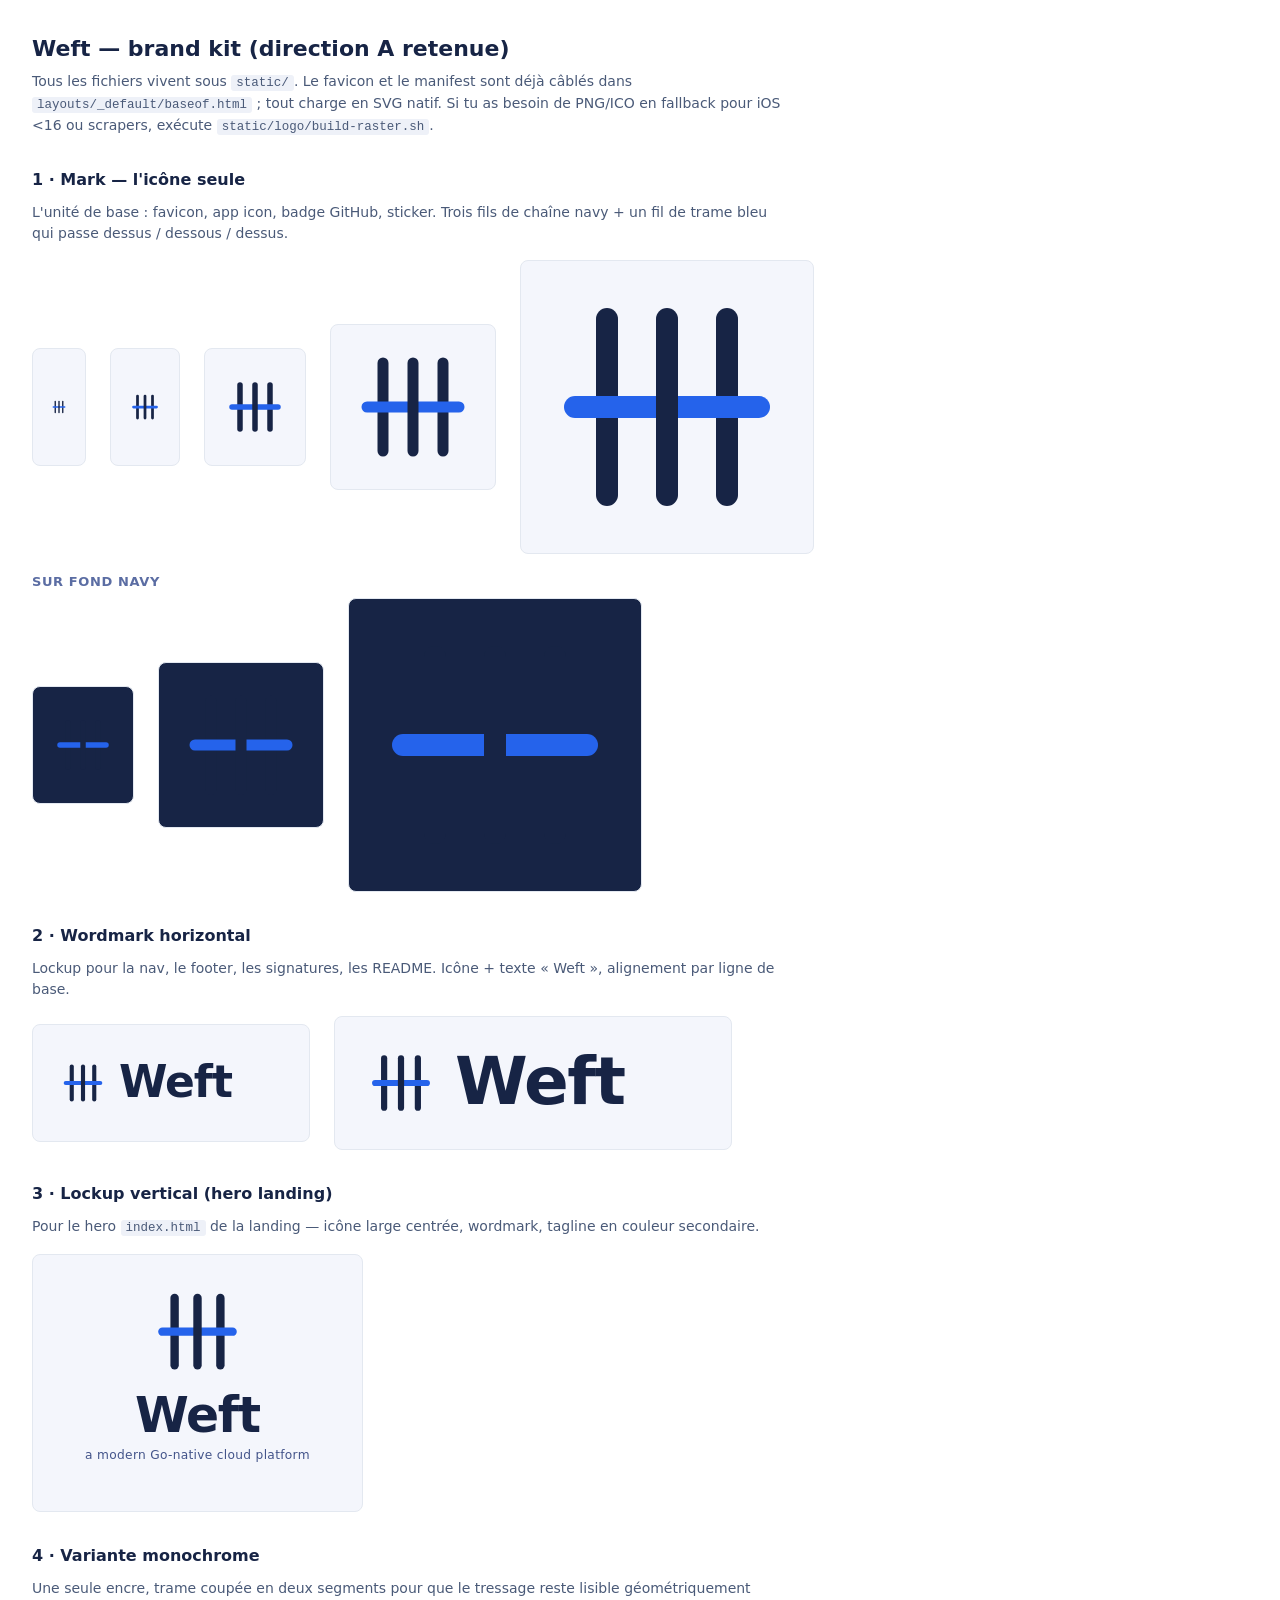
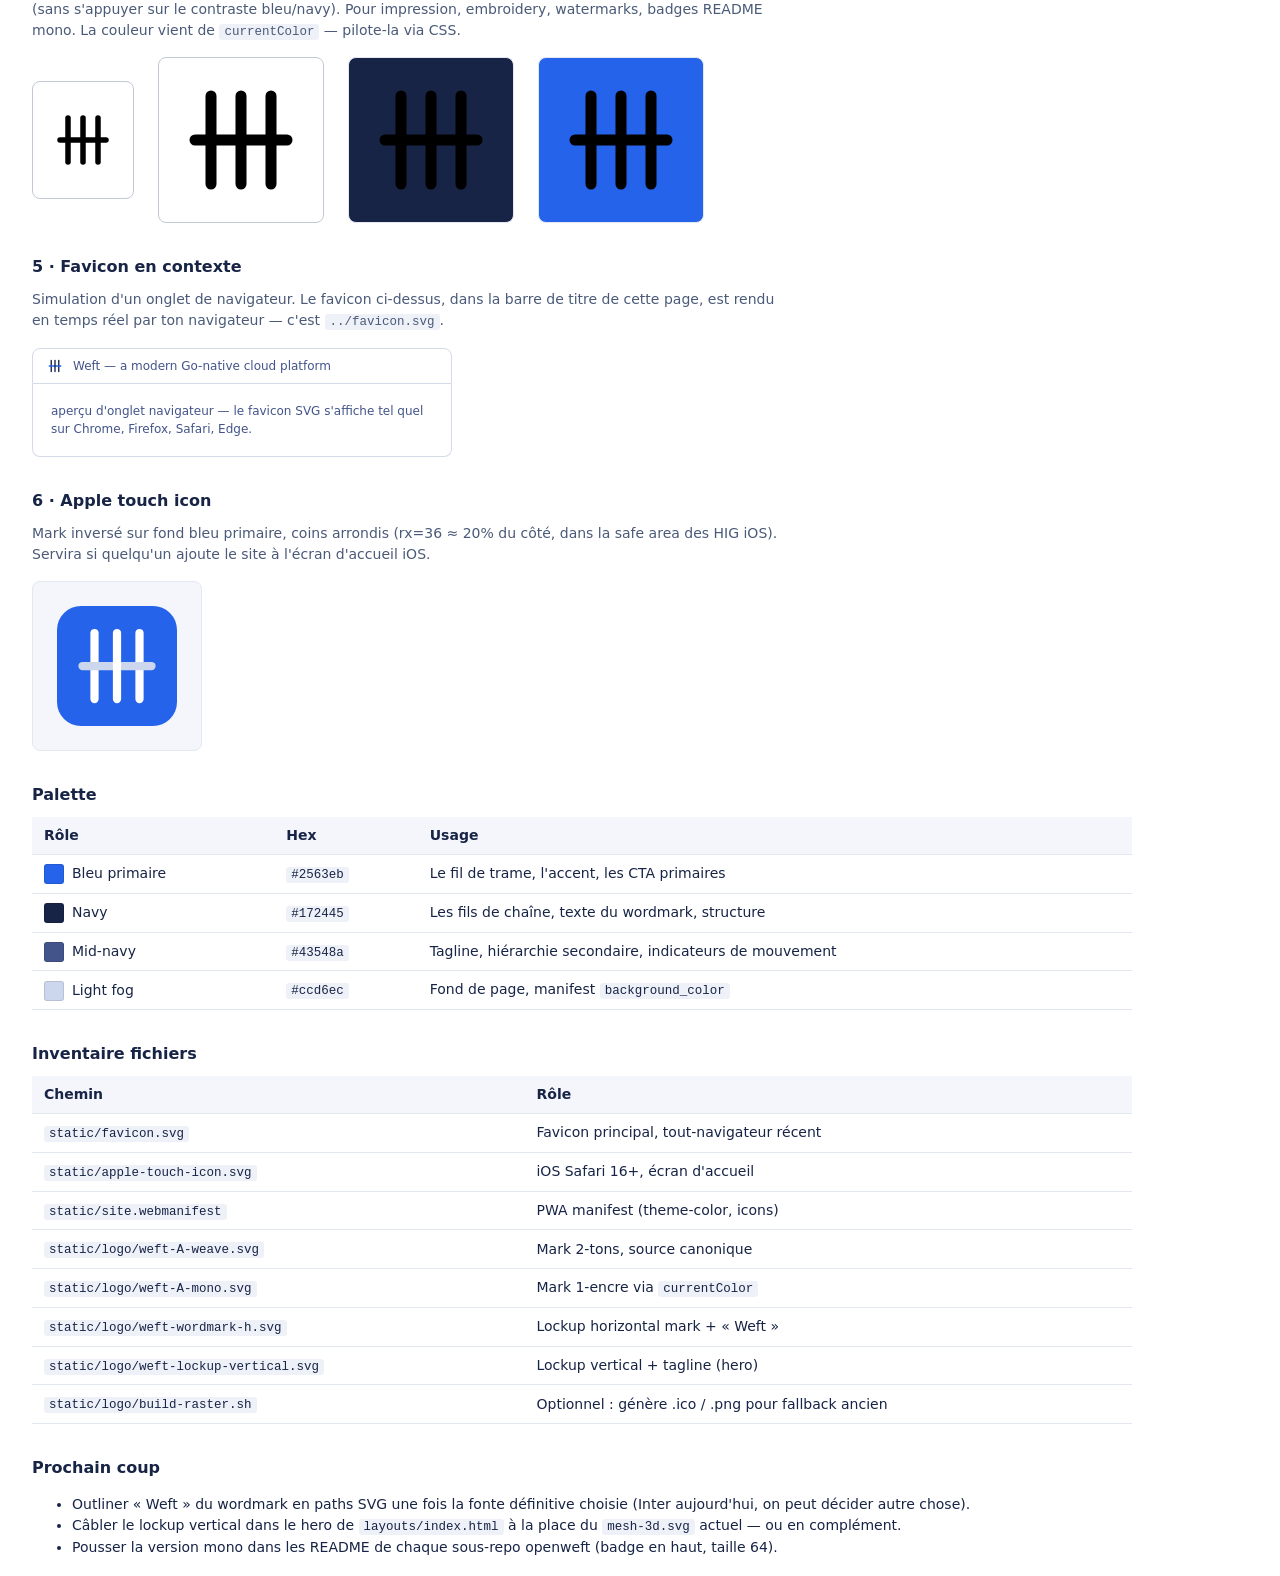
<file: static/logo/index.html>
<!doctype html>
<html lang="fr">
<head>
  <meta charset="utf-8">
  <title>Weft — brand kit</title>
  <link rel="icon" type="image/svg+xml" href="../favicon.svg">
  <style>
    :root { color-scheme: light dark; }
    body  { font: 14px/1.5 -apple-system, ui-sans-serif, system-ui, sans-serif;
            margin: 32px; max-width: 1100px; color: #172445; }
    h1    { font-size: 22px; margin: 0 0 4px; }
    h2    { font-size: 16px; margin: 32px 0 10px; }
    h3    { font-size: 13px; margin: 18px 0 6px; text-transform: uppercase;
            letter-spacing: 0.6px; color: #5b6da3; }
    p     { margin: 6px 0 16px; color: #4a5a78; max-width: 760px; }
    code  { background: #eef1f8; padding: 1px 5px; border-radius: 3px; font-size: 12.5px; }
    .grid { display: grid; gap: 16px; }
    .row  { display: flex; gap: 24px; align-items: center; flex-wrap: wrap; }
    .card { background: #f4f6fc; border: 1px solid #e3e8f0; border-radius: 8px;
            padding: 18px; display: inline-flex; align-items: center;
            justify-content: center; min-height: 80px; }
    .card.dark { background: #172445; }
    .card.print { background: #fff; border-color: #c2c8d6; }
    .size16  img { width: 16px; height: 16px; }
    .size32  img { width: 32px; height: 32px; }
    .size64  img { width: 64px; height: 64px; }
    .size128 img { width: 128px; height: 128px; }
    .size256 img { width: 256px; height: 256px; }
    .wmark   img { height: 64px; }
    .wmark-big img { height: 96px; }
    .lockup  img { height: 220px; }
    .ctx-tab { display: flex; align-items: center; gap: 10px;
               background: #fff; border: 1px solid #d4dae8; border-radius: 8px 8px 0 0;
               padding: 8px 14px; font-size: 12px; color: #43548a; }
    .ctx-tab img { width: 16px; height: 16px; }
    .ctx-content { background: #fff; border: 1px solid #d4dae8; border-top: 0;
                   border-radius: 0 0 8px 8px; padding: 18px;
                   color: #43548a; font-size: 12px; }
    table { border-collapse: collapse; width: 100%; }
    th, td { text-align: left; padding: 8px 12px; border-bottom: 1px solid #e3e8f0; }
    th { background: #f4f6fc; font-weight: 600; }
    .swatch { display: inline-block; width: 18px; height: 18px; border-radius: 3px;
              vertical-align: middle; margin-right: 8px; border: 1px solid rgba(0,0,0,0.1); }
  </style>
</head>
<body>
  <h1>Weft — brand kit (direction A retenue)</h1>
  <p>Tous les fichiers vivent sous <code>static/</code>. Le favicon et le manifest sont déjà câblés dans <code>layouts/_default/baseof.html</code> ; tout charge en SVG natif. Si tu as besoin de PNG/ICO en fallback pour iOS &lt;16 ou scrapers, exécute <code>static/logo/build-raster.sh</code>.</p>

  <h2>1 · Mark — l'icône seule</h2>
  <p>L'unité de base : favicon, app icon, badge GitHub, sticker. Trois fils de chaîne navy + un fil de trame bleu qui passe dessus / dessous / dessus.</p>
  <div class="row">
    <div class="card size16"><img src="weft-A-weave.svg" alt=""></div>
    <div class="card size32"><img src="weft-A-weave.svg" alt=""></div>
    <div class="card size64"><img src="weft-A-weave.svg" alt=""></div>
    <div class="card size128"><img src="weft-A-weave.svg" alt=""></div>
    <div class="card size256"><img src="weft-A-weave.svg" alt=""></div>
  </div>
  <h3>Sur fond navy</h3>
  <div class="row">
    <div class="card dark size64"><img src="weft-A-weave.svg" alt=""></div>
    <div class="card dark size128"><img src="weft-A-weave.svg" alt=""></div>
    <div class="card dark size256"><img src="weft-A-weave.svg" alt=""></div>
  </div>

  <h2>2 · Wordmark horizontal</h2>
  <p>Lockup pour la nav, le footer, les signatures, les README. Icône + texte « Weft », alignement par ligne de base.</p>
  <div class="row">
    <div class="card wmark"><img src="weft-wordmark-h.svg" alt="Weft"></div>
    <div class="card wmark-big"><img src="weft-wordmark-h.svg" alt="Weft"></div>
  </div>

  <h2>3 · Lockup vertical (hero landing)</h2>
  <p>Pour le hero <code>index.html</code> de la landing — icône large centrée, wordmark, tagline en couleur secondaire.</p>
  <div class="row">
    <div class="card lockup"><img src="weft-lockup-vertical.svg" alt="Weft — a modern Go-native cloud platform"></div>
  </div>

  <h2>4 · Variante monochrome</h2>
  <p>Une seule encre, trame coupée en deux segments pour que le tressage reste lisible géométriquement (sans s'appuyer sur le contraste bleu/navy). Pour impression, embroidery, watermarks, badges README mono. La couleur vient de <code>currentColor</code> — pilote-la via CSS.</p>
  <div class="row">
    <div class="card print size64" style="color:#172445"><img src="weft-A-mono.svg" alt=""></div>
    <div class="card print size128" style="color:#172445"><img src="weft-A-mono.svg" alt=""></div>
    <div class="card dark size128" style="color:#ffffff"><img src="weft-A-mono.svg" alt=""></div>
    <div class="card size128" style="background:#2563eb;color:#ffffff"><img src="weft-A-mono.svg" alt=""></div>
  </div>

  <h2>5 · Favicon en contexte</h2>
  <p>Simulation d'un onglet de navigateur. Le favicon ci-dessus, dans la barre de titre de cette page, est rendu en temps réel par ton navigateur — c'est <code>../favicon.svg</code>.</p>
  <div style="max-width:420px">
    <div class="ctx-tab"><img src="../favicon.svg" alt=""> Weft — a modern Go-native cloud platform</div>
    <div class="ctx-content">aperçu d'onglet navigateur — le favicon SVG s'affiche tel quel sur Chrome, Firefox, Safari, Edge.</div>
  </div>

  <h2>6 · Apple touch icon</h2>
  <p>Mark inversé sur fond bleu primaire, coins arrondis (rx=36 ≈ 20% du côté, dans la safe area des HIG iOS). Servira si quelqu'un ajoute le site à l'écran d'accueil iOS.</p>
  <div class="row">
    <div class="card" style="padding:24px"><img src="../apple-touch-icon.svg" alt="" style="width:120px;height:120px"></div>
  </div>

  <h2>Palette</h2>
  <table>
    <thead><tr><th>Rôle</th><th>Hex</th><th>Usage</th></tr></thead>
    <tbody>
      <tr><td><span class="swatch" style="background:#2563eb"></span>Bleu primaire</td><td><code>#2563eb</code></td><td>Le fil de trame, l'accent, les CTA primaires</td></tr>
      <tr><td><span class="swatch" style="background:#172445"></span>Navy</td><td><code>#172445</code></td><td>Les fils de chaîne, texte du wordmark, structure</td></tr>
      <tr><td><span class="swatch" style="background:#43548a"></span>Mid-navy</td><td><code>#43548a</code></td><td>Tagline, hiérarchie secondaire, indicateurs de mouvement</td></tr>
      <tr><td><span class="swatch" style="background:#ccd6ec"></span>Light fog</td><td><code>#ccd6ec</code></td><td>Fond de page, manifest <code>background_color</code></td></tr>
    </tbody>
  </table>

  <h2>Inventaire fichiers</h2>
  <table>
    <thead><tr><th>Chemin</th><th>Rôle</th></tr></thead>
    <tbody>
      <tr><td><code>static/favicon.svg</code></td><td>Favicon principal, tout-navigateur récent</td></tr>
      <tr><td><code>static/apple-touch-icon.svg</code></td><td>iOS Safari 16+, écran d'accueil</td></tr>
      <tr><td><code>static/site.webmanifest</code></td><td>PWA manifest (theme-color, icons)</td></tr>
      <tr><td><code>static/logo/weft-A-weave.svg</code></td><td>Mark 2-tons, source canonique</td></tr>
      <tr><td><code>static/logo/weft-A-mono.svg</code></td><td>Mark 1-encre via <code>currentColor</code></td></tr>
      <tr><td><code>static/logo/weft-wordmark-h.svg</code></td><td>Lockup horizontal mark + « Weft »</td></tr>
      <tr><td><code>static/logo/weft-lockup-vertical.svg</code></td><td>Lockup vertical + tagline (hero)</td></tr>
      <tr><td><code>static/logo/build-raster.sh</code></td><td>Optionnel : génère .ico / .png pour fallback ancien</td></tr>
    </tbody>
  </table>

  <h2>Prochain coup</h2>
  <ul>
    <li>Outliner « Weft » du wordmark en paths SVG une fois la fonte définitive choisie (Inter aujourd'hui, on peut décider autre chose).</li>
    <li>Câbler le lockup vertical dans le hero de <code>layouts/index.html</code> à la place du <code>mesh-3d.svg</code> actuel — ou en complément.</li>
    <li>Pousser la version mono dans les README de chaque sous-repo openweft (badge en haut, taille 64).</li>
  </ul>
</body>
</html>
</file>
